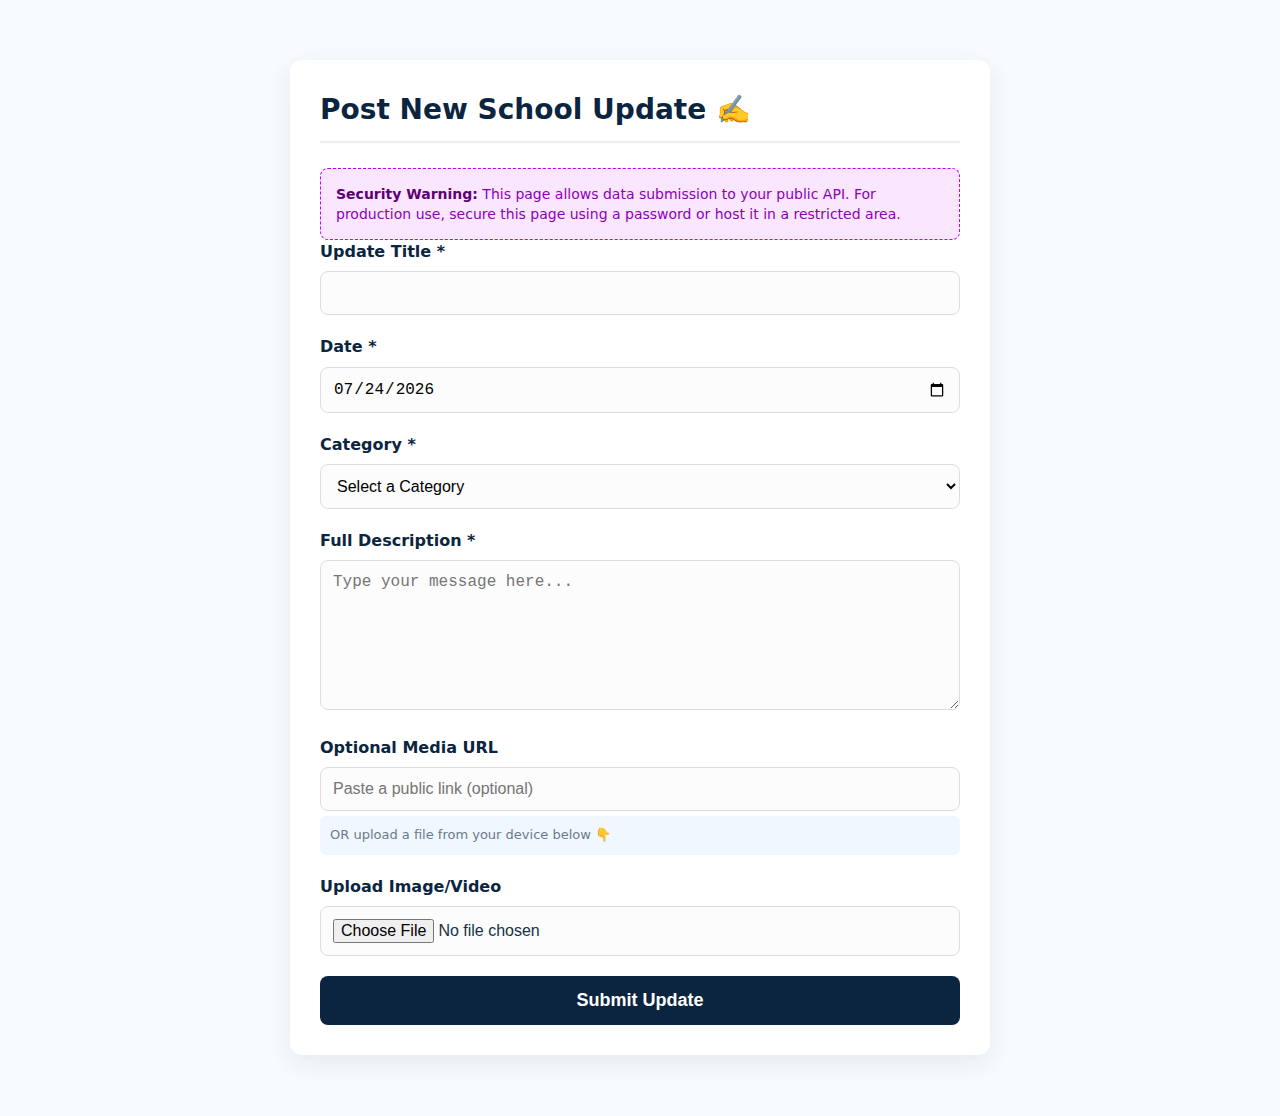
<file: admin.html>
<!DOCTYPE html>
<html lang="en">
<head>
    <meta charset="utf-8" />
    <meta name="viewport" content="width=device-width, initial-scale=1" />
    <title>MMSSE Admin | Post New Update</title>
    <link 
        rel="stylesheet" 
        href="https://cdnjs.cloudflare.com/ajax/libs/font-awesome/6.5.0/css/all.min.css"
        integrity="sha512-TWkU+ODWjYap0G4qKj8DcxMI3YRCu1Wv9ZmW5Rt3CbdZzqv7XcYPOiRXkuMBXqJAKtFRkMvXkUke7pYDh+Kx1w=="
        crossorigin="anonymous"
        referrerpolicy="no-referrer"
    /> 
    <style>
        * { box-sizing: border-box; margin: 0; padding: 0; }
        body {
            font-family: Inter, system-ui, -apple-system, "Segoe UI", Roboto, "Helvetica Neue", Arial;
            color: #153243;
            background: #f7fbfe;
            line-height: 1.45;
        }
        :root{
            --navy: #0b2540;
            --accent: #ffd166;
            --accent-2: #00b4d8;
            --muted: #6b7b88;
            --card: #ffffff;
            --shadow: 0 8px 24px rgba(11,37,64,0.08);
            --radius: 12px;
        }
        .container {
            width: min(700px, 94%);
            margin: 60px auto;
            padding: 30px;
            background: var(--card);
            border-radius: var(--radius);
            box-shadow: var(--shadow);
        }
        h2 {
            font-size: 28px;
            color: var(--navy);
            margin-bottom: 25px;
            border-bottom: 2px solid #eee;
            padding-bottom: 10px;
        }
        .form-group { margin-bottom: 20px; }
        label {
            display: block;
            font-weight: 600;
            margin-bottom: 8px;
            color: var(--navy);
        }
        input:not([type="submit"]), textarea, select {
            width: 100%;
            padding: 12px;
            border: 1px solid #ddd;
            border-radius: 8px;
            font-size: 16px;
            transition: border-color 0.2s;
            background: #fcfcfc;
        }
        input:focus, textarea:focus, select:focus {
            border-color: var(--accent-2);
            outline: none;
            box-shadow: 0 0 0 3px rgba(0, 180, 216, 0.1);
        }
        textarea {
            resize: vertical;
            min-height: 150px;
        }
        .media-instructions {
            font-size: 13px;
            color: var(--muted);
            margin-top: 5px;
            padding: 10px;
            background: #f0f7ff;
            border-radius: 6px;
        }
        .submit-btn {
            background: var(--navy);
            color: white;
            padding: 14px 20px;
            border: none;
            border-radius: 8px;
            font-weight: 700;
            font-size: 18px;
            cursor: pointer;
            transition: background 0.2s, transform 0.1s;
            width: 100%;
        }
        .submit-btn:hover { background: #1e3f65; }
        .submit-btn:disabled {
            background: #ccc;
            cursor: not-allowed;
        }
        #status-message {
            margin-top: 20px;
            padding: 15px;
            border-radius: 8px;
            text-align: center;
            font-weight: 700;
            display: none;
        }
        .success {
            background-color: #e6ffed;
            color: #106f20;
            border: 1px solid #106f20;
        }
        .error {
            background-color: #ffe6e6;
            color: #cc4444;
            border: 1px solid #cc4444;
        }
        .processing {
            background-color: #fff8e6;
            color: #f7a500;
            border: 1px solid #f7a500;
        }
        .warning {
            margin-top: 20px;
            padding: 15px;
            background: #fbe6ff;
            color: #8c00b4;
            border: 1px dashed #c100ff;
            border-radius: 8px;
            font-size: 14px;
        }
        .warning strong { color: #5d0075; }
        #previewContainer img, #previewContainer video {
            max-width: 100%;
            margin-top: 10px;
            border-radius: 8px;
            box-shadow: var(--shadow);
        }
    </style>
</head>
<body>
    <div class="container">
        <h2>Post New School Update ✍️</h2>
        
        <div class="warning">
            <strong>Security Warning:</strong> This page allows data submission to your public API. 
            For production use, secure this page using a password or host it in a restricted area.
        </div>

        <form id="updateForm">
            <div class="form-group">
                <label for="title">Update Title *</label>
                <input type="text" id="title" name="Title" required>
            </div>
            
            <div class="form-group">
                <label for="date">Date *</label>
                <input type="date" id="date" name="Date" required>
            </div>
            
            <div class="form-group">
                <label for="category">Category *</label>
                <select id="category" name="Category" required>
                    <option value="">Select a Category</option>
                    <option value="Important Announcement">Important Announcement</option>
                    <option value="Registration Update">Registration Update</option>
                    <option value="Program Details">Program Details</option>
                    <option value="Staff News">Staff News</option>
                    <option value="Video/Photo Post">Video/Photo Post</option>
                    <option value="General News">General News</option>
                </select>
            </div>
            
            <div class="form-group">
                <label for="content">Full Description *</label>
                <textarea id="content" name="Content" required placeholder="Type your message here..."></textarea>
            </div>

            <div class="form-group">
                <label for="mediaUrl">Optional Media URL</label>
                <input type="url" id="mediaUrl" name="MediaURL" placeholder="Paste a public link (optional)">
                <div class="media-instructions">
                    OR upload a file from your device below 👇
                </div>
            </div>

            <div class="form-group">
                <label for="mediaFile">Upload Image/Video</label>
                <input type="file" id="mediaFile" name="MediaFile" accept="image/*,video/*">
                <div id="previewContainer"></div>
            </div>
            
            <button type="submit" class="submit-btn" id="submitBtn">
                <i class="fas fa-paper-plane"></i> Submit Update
            </button>
            
            <div id="status-message"></div>
        </form>
    </div>

    <script>
    // === CONFIGURATION ===
    const SHEET_API_URL = 'YOUR_SHEET_API_URL_HERE';
    const CLOUDINARY_UPLOAD_URL = "https://api.cloudinary.com/v1_1/dvakgepbp/upload";
    const CLOUDINARY_UPLOAD_PRESET = "louis95"; // your preset name


    const form = document.getElementById('updateForm');
    const submitBtn = document.getElementById('submitBtn');
    const statusMessage = document.getElementById('status-message');
    const mediaFileInput = document.getElementById('mediaFile');
    const previewContainer = document.getElementById('previewContainer');
    const today = new Date().toISOString().split('T')[0];
    document.getElementById('date').value = today;

    function setStatus(message, type) {
        statusMessage.textContent = message;
        statusMessage.className = '';
        statusMessage.classList.add(type);
        statusMessage.style.display = 'block';
    }

    // === PREVIEW SELECTED FILE ===
    mediaFileInput.addEventListener('change', () => {
        previewContainer.innerHTML = '';
        const file = mediaFileInput.files[0];
        if (!file) return;

        const fileURL = URL.createObjectURL(file);
        let preview;

        if (file.type.startsWith('image/')) {
            preview = document.createElement('img');
            preview.src = fileURL;
        } else if (file.type.startsWith('video/')) {
            preview = document.createElement('video');
            preview.src = fileURL;
            preview.controls = true;
        }

        previewContainer.appendChild(preview);
    });

    // === FORM SUBMISSION ===
    form.addEventListener('submit', async (e) => {
        e.preventDefault();
        submitBtn.disabled = true;
        setStatus('Processing...', 'processing');

        const formData = new FormData(form);
        const file = mediaFileInput.files[0];
        let mediaUrl = formData.get('MediaURL') || '';

        try {
            // If a local file is chosen, upload it to Cloudinary
            if (file) {
                setStatus('Uploading media...', 'processing');
                const uploadData = new FormData();
                uploadData.append('file', file);
                uploadData.append('upload_preset', CLOUDINARY_UPLOAD_PRESET);

                const uploadResponse = await fetch(CLOUDINARY_UPLOAD_URL, {
                    method: 'POST',
                    body: uploadData
                });

                const uploadResult = await uploadResponse.json();
                if (uploadResult.secure_url) {
                    mediaUrl = uploadResult.secure_url;
                } else {
                    throw new Error('Upload failed.');
                }
            }

            // Prepare data for Google Sheet
            const data = {
                Title: formData.get('Title').trim(),
                Date: document.getElementById('date').value,
                Category: formData.get('Category'),
                Content: formData.get('Content'),
                MediaURL: mediaUrl
            };

            const response = await fetch(SHEET_API_URL, {
                method: 'POST',
                headers: { 'Content-Type': 'application/json' },
                body: JSON.stringify(data)
            });

            if (response.ok) {
                setStatus('✅ Success! Update submitted.', 'success');
                form.reset();
                document.getElementById('date').value = today;
                previewContainer.innerHTML = '';
            } else {
                const errText = await response.text();
                console.error(errText);
                setStatus('❌ Error submitting update.', 'error');
            }
        } catch (err) {
            console.error(err);
            setStatus('❌ Network or upload error.', 'error');
        } finally {
            submitBtn.disabled = false;
        }
    });
    </script>
</body>
</html>
</file>
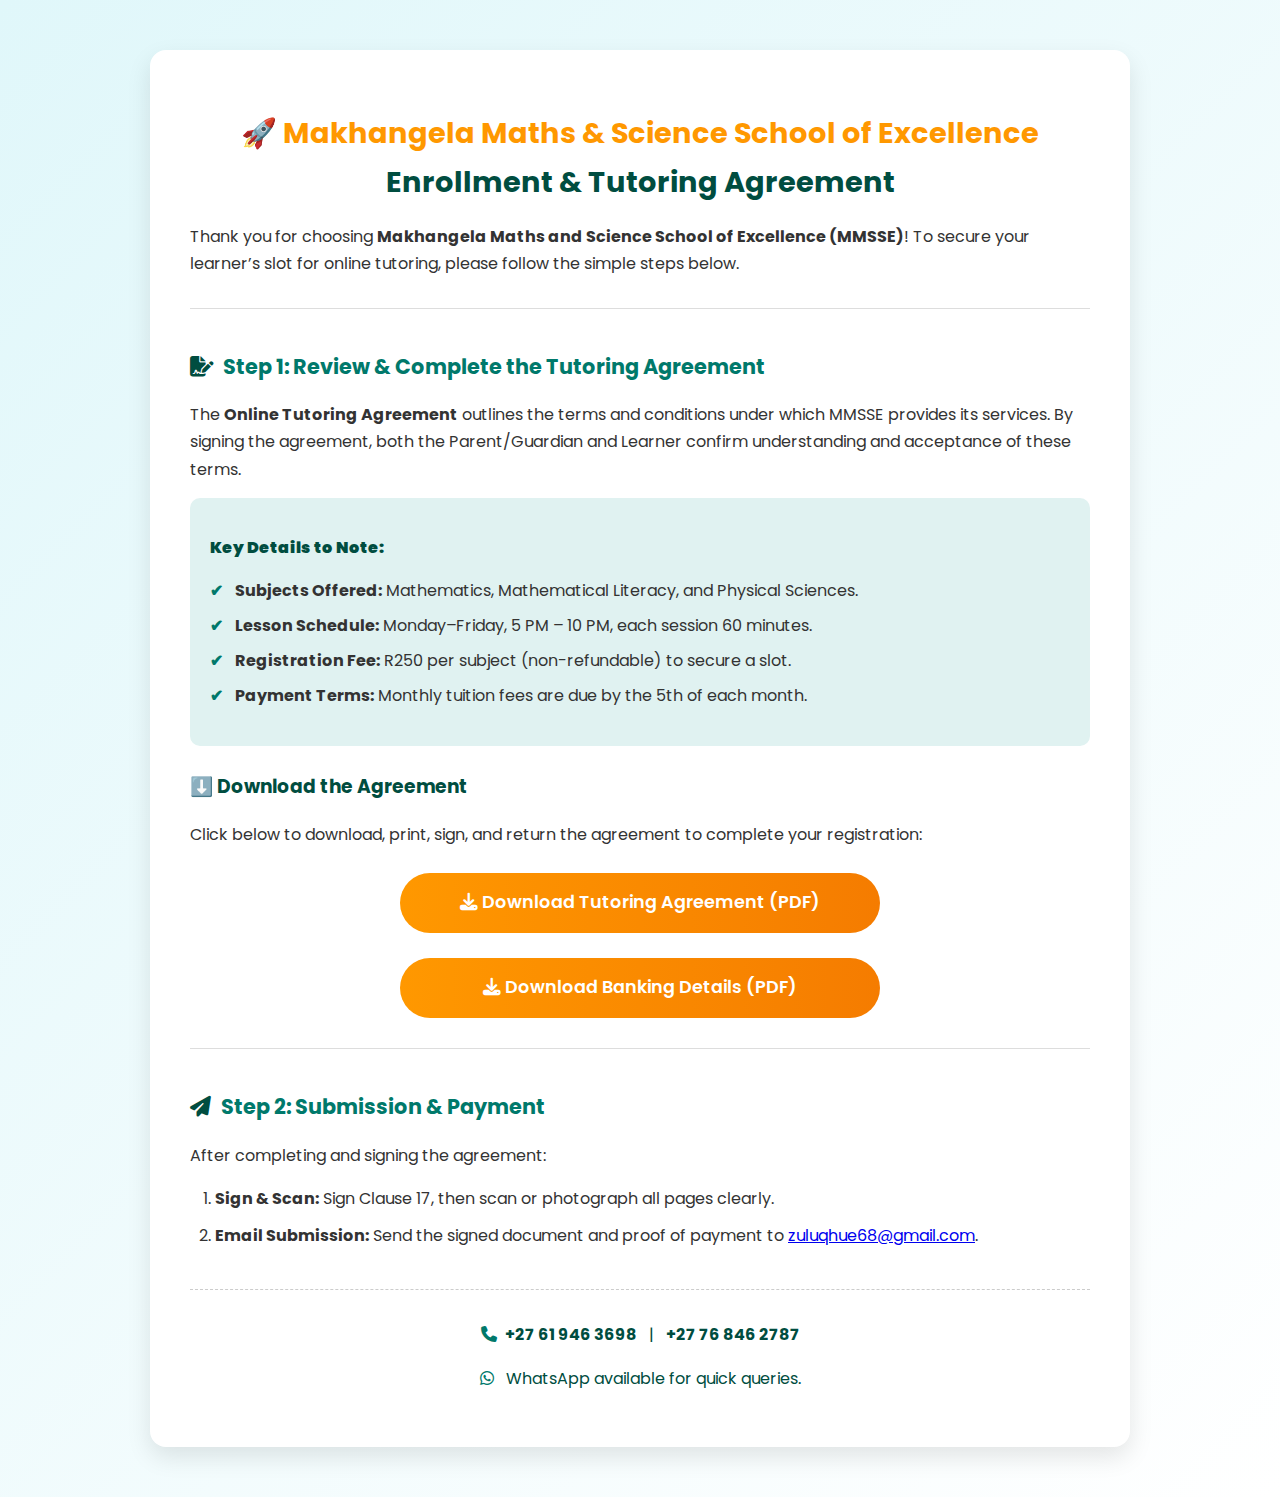
<file: register.html>
<!DOCTYPE html>
<html lang="en">
<head>
  <meta charset="UTF-8" />
  <meta name="viewport" content="width=device-width, initial-scale=1.0" />
  <title>MMSSE Enrollment & Tutoring Agreement</title>

  <!-- Google Font & Icons -->
  <link href="https://fonts.googleapis.com/css2?family=Poppins:wght@400;500;600&display=swap" rel="stylesheet">
  <link rel="stylesheet" href="https://cdnjs.cloudflare.com/ajax/libs/font-awesome/6.5.0/css/all.min.css">

  <style>
    /* --- Base Styles --- */
    body {
      font-family: 'Poppins', sans-serif;
      line-height: 1.7;
      margin: 0;
      padding: 0;
      background: linear-gradient(135deg, #e0f7fa, #fff);
      color: #333;
    }

    .container {
      max-width: 900px;
      margin: 50px auto;
      background: #fff;
      padding: 40px;
      border-radius: 16px;
      box-shadow: 0 10px 25px rgba(0, 0, 0, 0.1);
      animation: fadeIn 0.8s ease;
    }

    @keyframes fadeIn {
      from { opacity: 0; transform: translateY(20px); }
      to { opacity: 1; transform: translateY(0); }
    }

    h1 {
      color: #004d40;
      text-align: center;
      font-size: 1.8rem;
      margin-bottom: 15px;
    }

    h1 span {
      color: #ff9800;
    }

    p {
      font-size: 1rem;
      margin-bottom: 15px;
    }

    hr {
      border: none;
      border-top: 1px solid #ddd;
      margin: 30px 0;
    }

    /* --- Section Titles --- */
    h2 {
      color: #00796b;
      margin-top: 40px;
      display: flex;
      align-items: center;
      font-size: 1.3rem;
    }

    h2 i {
      margin-right: 10px;
      color: #004d40;
    }

    h3 {
      color: #004d40;
      margin-top: 25px;
    }

    /* --- Key Details --- */
    .key-details {
      background-color: #e0f2f1;
      padding: 20px;
      border-radius: 10px;
      margin-top: 15px;
    }

    .key-details p {
      margin-bottom: 10px;
      font-weight: 600;
      color: #004d40;
    }

    .key-details ul {
      list-style: none;
      padding: 0;
    }

    .key-details li {
      margin-bottom: 8px;
      padding-left: 25px;
      position: relative;
    }

    .key-details li::before {
      content: "✔";
      color: #00796b;
      position: absolute;
      left: 0;
      font-weight: bold;
    }

    /* --- Download Button --- */
    .download-button {
      display: block;
      width: 100%;
      max-width: 450px;
      margin: 25px auto;
      padding: 15px;
      background: linear-gradient(90deg, #ff9800, #f57c00);
      color: white;
      text-align: center;
      text-decoration: none;
      border-radius: 50px;
      font-size: 1.1em;
      font-weight: 600;
      transition: all 0.3s ease;
    }

    .download-button:hover {
      background: linear-gradient(90deg, #ffa726, #fb8c00);
      transform: scale(1.03);
      box-shadow: 0 4px 12px rgba(255, 152, 0, 0.3);
    }

    /* --- Steps Section --- */
    .steps ol {
      margin-left: 25px;
      padding-left: 0;
    }

    .steps ol li {
      margin-bottom: 10px;
    }

    /* --- Contact Info --- */
    .contact-info {
      text-align: center;
      margin-top: 40px;
      padding-top: 15px;
      border-top: 1px dashed #ccc;
      color: #004d40;
    }

    .contact-info i {
      color: #00796b;
      margin-right: 8px;
    }

    /* --- Responsive --- */
    @media (max-width: 768px) {
      .container {
        padding: 25px;
        margin: 20px;
      }

      h1 {
        font-size: 1.4rem;
      }

      .download-button {
        font-size: 1em;
        width: 90%;
      }
    }
  </style>
</head>

<body>

  <div class="container">
    <h1>🚀 <span>Makhangela Maths & Science School of Excellence</span><br>Enrollment & Tutoring Agreement</h1>

    <p>Thank you for choosing <strong>Makhangela Maths and Science School of Excellence (MMSSE)</strong>!  
      To secure your learner’s slot for online tutoring, please follow the simple steps below.</p>

    <hr>

    <div class="steps">
      <h2><i class="fa-solid fa-file-signature"></i> Step 1: Review & Complete the Tutoring Agreement</h2>
      <p>The <strong>Online Tutoring Agreement</strong> outlines the terms and conditions under which MMSSE provides its services.  
         By signing the agreement, both the Parent/Guardian and Learner confirm understanding and acceptance of these terms.</p>

      <div class="key-details">
        <p><strong>Key Details to Note:</strong></p>
        <ul>
          <li><strong>Subjects Offered:</strong> Mathematics, Mathematical Literacy, and Physical Sciences.</li>
          <li><strong>Lesson Schedule:</strong> Monday–Friday, 5 PM – 10 PM, each session 60 minutes.</li>
          <li><strong>Registration Fee:</strong> R250 per subject (non-refundable) to secure a slot.</li>
          <li><strong>Payment Terms:</strong> Monthly tuition fees are due by the 5th of each month.</li>
        </ul>
      </div>

      <h3>⬇️ Download the Agreement</h3>
      <p>Click below to download, print, sign, and return the agreement to complete your registration:</p>

      <a href="contract.pdf" download="MMSSE_Tutoring_Agreement.pdf" class="download-button">
        <i class="fa-solid fa-download"></i> Download Tutoring Agreement (PDF)
      </a>
       <a href="bank.pdf" download="MMSSE_Tutoring_Agreement.pdf" class="download-button">
        <i class="fa-solid fa-download"></i> Download Banking Details (PDF)
      </a>
      <hr>

      <h2><i class="fa-solid fa-paper-plane"></i> Step 2: Submission & Payment</h2>
      <p>After completing and signing the agreement:</p>
      <ol>
        <li><strong>Sign & Scan:</strong> Sign Clause 17, then scan or photograph all pages clearly.</li>
        <li><strong>Email Submission:</strong> Send the signed document and proof of payment to  
          <a href="mailto:zuluqhue68@gmail.com">zuluqhue68@gmail.com</a>.</li>
      </ol>

      <div class="contact-info">
        <p><i class="fa-solid fa-phone"></i><strong>+27 61 946 3698</strong> &nbsp; | &nbsp; 
           <strong>+27 76 846 2787</strong></p>
        <p><i class="fa-brands fa-whatsapp"></i> WhatsApp available for quick queries.</p>
      </div>
    </div>
  </div>

</body>
</html>
</file>
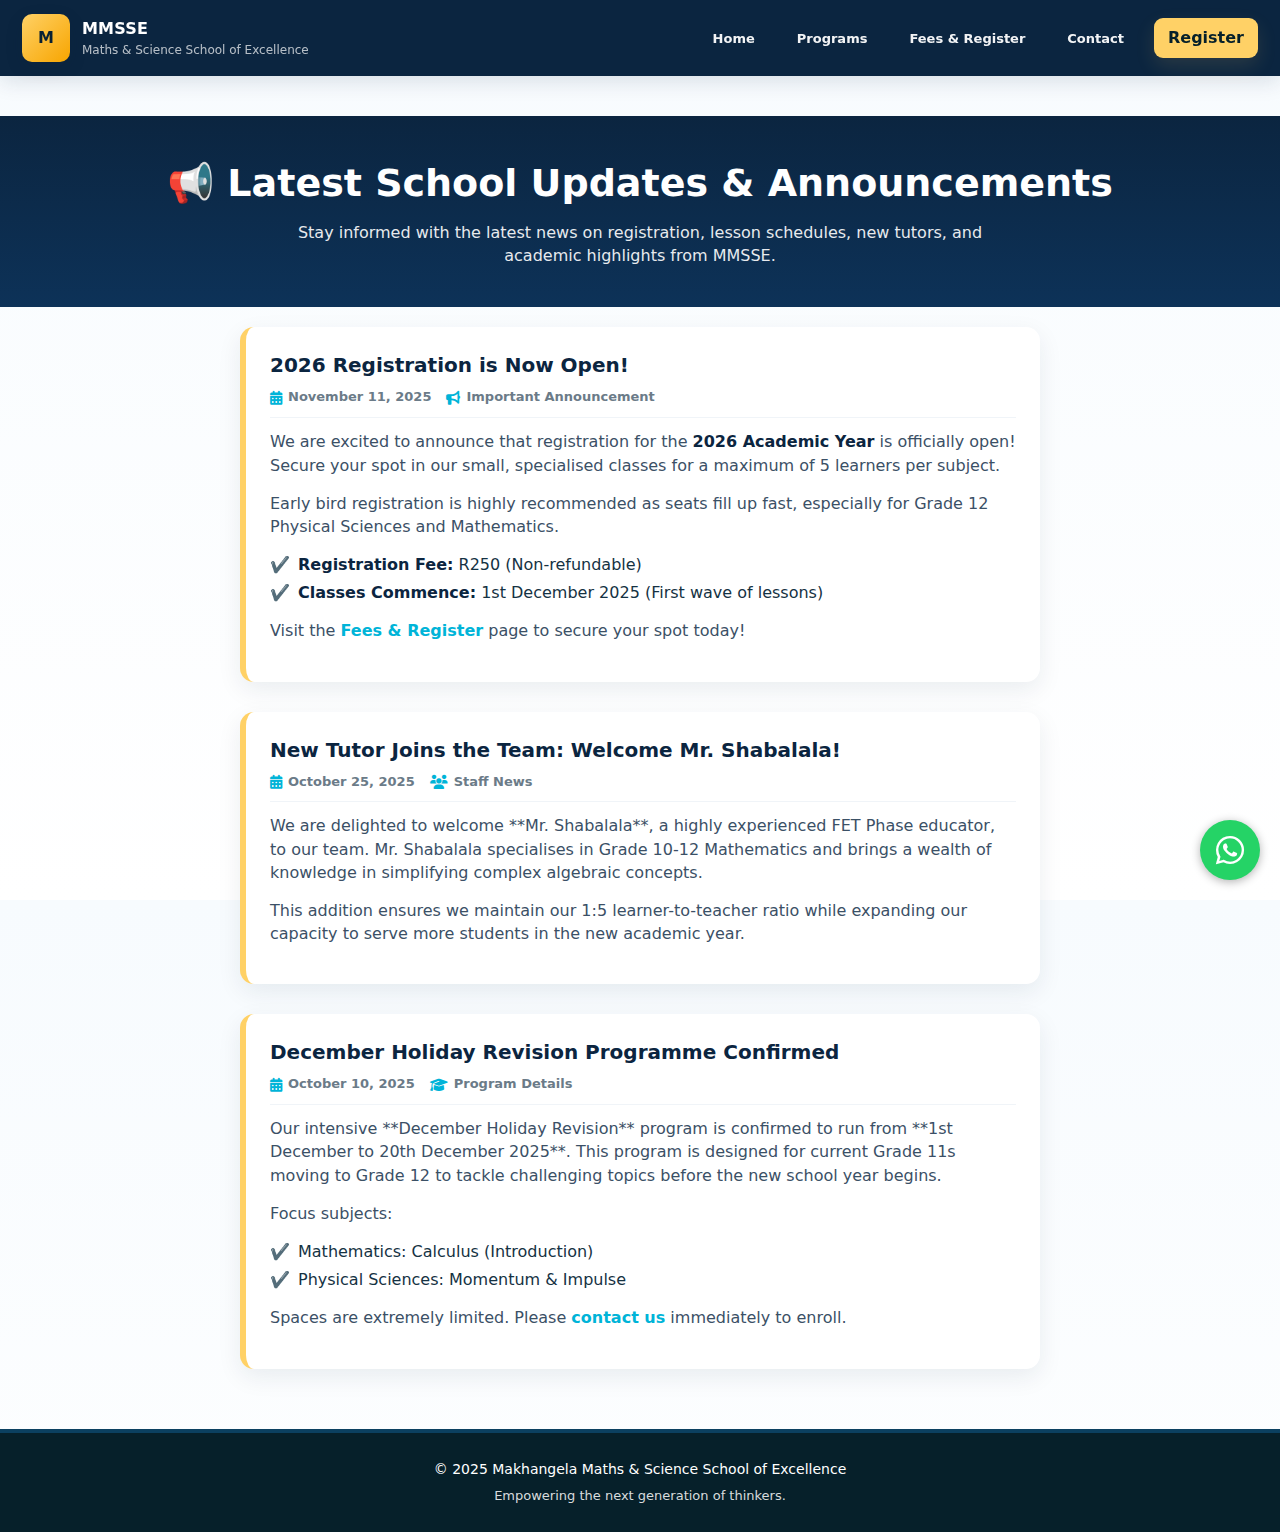
<file: updates.html>
<!DOCTYPE html>
<html lang="en">
<head>
  <meta charset="utf-8" />
  <meta name="viewport" content="width=device-width, initial-scale=1" />
  <title>Makhangela Maths & Science School of Excellence | Updates & News</title>
 <link
    rel="stylesheet"
    href="https://cdnjs.cloudflare.com/ajax/libs/font-awesome/6.5.0/css/all.min.css"
    integrity="sha512-TWkU+ODW0Yap0G4qKj8DcxMI3YRCu1Wv9ZmW5Rt3CbdZzqv7XcYPOiRXkuMBXqJAKtFRkMvXkUke7pYDh+Kx1w=="
    crossorigin="anonymous"
    referrerpolicy="no-referrer"
  /> 	
  <link 
  rel="stylesheet" 
  href="https://cdnjs.cloudflare.com/ajax/libs/font-awesome/6.4.0/css/all.min.css"
/>
  <meta name="description" content="Latest updates and news from Makhangela Maths & Science School of Excellence. Find out about registration dates, new programs, and important announcements." />
  <style>
    /* ====== BASE RESET ====== */
    * { box-sizing: border-box; margin: 0; padding: 0; }
    html,body { height: 100%; }
    body {
      font-family: Inter, "Poppins", system-ui, -apple-system, "Segoe UI", Roboto, "Helvetica Neue", Arial;
      color: #153243;
      background: linear-gradient(180deg, #f7fbfe 0%, #ffffff 100%);
      -webkit-font-smoothing:antialiased;
      -moz-osx-font-smoothing:grayscale;
      line-height: 1.45;
      scroll-behavior: smooth;
    }
    a { color: inherit; text-decoration: none; }

    /* ====== THEME COLORS ====== */
    :root{
      --navy: #0b2540;
      --accent: #ffd166; /* warm yellow */
      --accent-2: #00b4d8; /* turquoise highlight */
      --muted: #6b7b88;
      --card: #ffffff;
      --glass: rgba(255,255,255,0.6);
      --shadow: 0 8px 24px rgba(11,37,64,0.08);
      --radius: 12px;
    }

    /* ====== HEADER ====== */
    header {
      position: sticky; /* Changed to sticky for updates page */
      inset: 0 0 auto 0;
      top: 0;
      width: 100%;
      z-index: 1200;
      display: flex;
      align-items: center;
      justify-content: space-between;
      padding: 14px 22px;
      transition: background-color 320ms ease, backdrop-filter 320ms ease, box-shadow 320ms;
      /* Default state for updates page is 'scrolled' look */
      background: var(--navy);
      box-shadow: 0 6px 20px rgba(11,37,64,0.12);
    }
    /* Removed 'header.scrolled' block as header is sticky/dark */
    .brand {
      display:flex;
      align-items:center;
      gap:12px;
    }
    .logo-badge {
      width:48px; height:48px;
      background: linear-gradient(135deg,var(--accent), #f7a500);
      border-radius:10px;
      display:flex; align-items:center; justify-content:center;
      font-weight:700; color:#082033;
      box-shadow: 0 6px 18px rgba(13,31,47,0.12);
    }
    .brand h1 { font-size:16px; color: #fff; font-weight:700; letter-spacing:0.2px; }
    .brand p { font-size:12px; color:rgba(255,255,255,0.7); margin-top:2px }

    nav { display:flex; align-items:center; gap:18px; }
    .nav-links {
      display:flex; gap:18px; list-style:none;
    }
    .nav-links a {
      padding:8px 12px; border-radius:8px; color: #fff; opacity:0.95; font-weight:600; font-size:13px;
      transition: all 180ms ease;
    }
    .nav-links a.active-page {
        color: var(--accent);
        background: rgba(255, 209, 102, 0.1);
    }
    .nav-links a:hover { transform: translateY(-2px); color: var(--accent); }

    /* mobile menu button */
    .menu-btn {
      display:none;
      background:transparent; border:0; font-size:22px; cursor:pointer; color:#fff
    }
    
    /* CTA button in header */
    .cta-small {
      background: var(--accent);
      color: #06202a;
      padding:8px 14px;
      border-radius:9px;
      font-weight:700;
      box-shadow: 0 8px 20px rgba(255,209,102,0.12);
      transition: transform 150ms ease;
    }
    .cta-small:hover { transform: translateY(-3px); }

    /* ====== SECTION WRAPPER ====== */
    main { margin-top:0px; padding-top:40px; } /* Added padding-top because header is sticky */

    section.container {
      width:min(1100px, 94%); margin: 40px auto; padding: 26px 0;
    }
    
    /* ====== UPDATES PAGE SPECIFIC STYLES ====== */

    .updates-hero {
        padding: 40px 18px;
        background: linear-gradient(180deg, var(--navy) 0%, #0d3258 100%);
        color: white;
        text-align: center;
        margin-bottom: 20px;
    }
    .updates-hero h2 {
        font-size: clamp(26px, 4vw, 38px);
        margin-bottom: 10px;
        font-weight: 800;
    }
    .updates-hero p {
        font-size: 16px;
        opacity: 0.9;
        max-width: 700px;
        margin: 0 auto;
    }

    .update-feed {
        width: min(800px, 94%);
        margin: 0 auto 60px;
        display: grid;
        gap: 30px;
    }

    .update-item {
        background: var(--card);
        border-radius: 14px;
        padding: 24px;
        box-shadow: var(--shadow);
        border-left: 6px solid var(--accent);
        transition: transform 260ms cubic-bezier(.2,.9,.2,1);
    }
    .update-item:hover {
        transform: translateY(-4px);
        box-shadow: 0 12px 30px rgba(11,37,64,0.12);
    }

    .update-item h3 {
        font-size: 20px;
        color: var(--navy);
        margin-bottom: 8px;
    }

    .update-meta {
        display: flex;
        align-items: center;
        gap: 15px;
        font-size: 13px;
        color: var(--muted);
        margin-bottom: 12px;
        padding-bottom: 10px;
        border-bottom: 1px solid #f0f4f8;
    }
    .update-meta span {
        display: flex;
        align-items: center;
        gap: 6px;
        font-weight: 600;
    }
    .update-meta i {
        color: var(--accent-2);
        font-size: 14px;
    }

    .update-content p {
        margin-bottom: 15px;
        color: #3b5066;
    }
    .update-content ul {
        list-style: none;
        padding-left: 0;
        margin-bottom: 15px;
        display: grid;
        gap: 5px;
    }
    .update-content ul li::before {
        content: "✔️";
        margin-right: 8px;
        color: var(--accent);
    }
    .update-content strong {
        color: var(--navy);
    }
    .update-content a {
        color: var(--accent-2);
        font-weight: 700;
    }

    /* Empty state */
    .empty-state {
        text-align: center;
        padding: 50px 20px;
        background: #f0f7ff;
        border-radius: 12px;
        border: 1px dashed #c0d7ee;
        color: var(--muted);
    }
    .empty-state i {
        font-size: 40px;
        color: #8faec8;
        margin-bottom: 15px;
    }
    .empty-state h3 {
        color: var(--navy);
        margin-bottom: 10px;
    }

    /* ====== FOOTER & WHATSAPP (Keep from original) ====== */
    footer { margin-top:34px; padding:26px 0; background:#06202a; color:#fff; text-align:center; border-top:4px solid #0b4060; font-size:14px; }
    .whatsapp-float {
        position: fixed;
        width: 60px;
        height: 60px;
        bottom: 20px;
        right: 20px;
        background-color: #25d366;
        color: white;
        border-radius: 50%;
        text-align: center;
        font-size: 32px;
        box-shadow: 0 2px 10px rgba(0, 0, 0, 0.3);
        z-index: 1000;
        display: flex;
        align-items: center;
        justify-content: center;
        transition: transform 0.3s ease, background-color 0.3s ease;
    }
    .whatsapp-float:hover {
        transform: scale(1.1);
        background-color: #1ebe5d;
    }


    /* ====== RESPONSIVE (Adjustments) ====== */
    @media (max-width:720px) {
        .nav-links { display:none; position:absolute; right:12px; top:64px; background:var(--navy); border-radius:12px; padding:12px; width:200px; flex-direction:column; }
        .nav-links.show { display:flex; }
        .menu-btn { display:block; }
        .nav-links a { color:#fff; padding:10px 8px; border-radius:8px; }
        .brand p{ display:none; }
    }
    
    /* small micro animations */
    [data-animate="fade-up"] { opacity:0; transform:translateY(10px); transition: all 520ms cubic-bezier(.2,.9,.3,1) }
    [data-animate].show { opacity:1; transform:translateY(0) }

  </style>
</head>
<body>

  <header id="site-header" aria-label="Main header">
    <div class="brand" aria-hidden="false">
      <div class="logo-badge">M</div>
      <div>
        <h1>MMSSE</h1>
        <p>Maths & Science School of Excellence</p>
      </div>
    </div>

    <nav role="navigation" aria-label="Main navigation">
      <ul class="nav-links" id="navLinks">
        <li><a href="index.html">Home</a></li>
        <li><a href="index.html">Programs</a></li>
        <li><a href="register.html">Fees & Register</a></li>
        <li><a href="index.html">Contact</a></li>
      </ul>

      <button class="menu-btn" id="menuBtn" aria-expanded="false" aria-controls="navLinks" aria-label="Toggle menu">
        ☰
      </button>

      <a class="cta-small" href="register.html">Register</a>
    </nav>
  </header>

  <main>
    <section class="updates-hero" aria-labelledby="updatesTitle">
        <h2 id="updatesTitle">📢 Latest School Updates & Announcements</h2>
        <p>Stay informed with the latest news on registration, lesson schedules, new tutors, and academic highlights from MMSSE.</p>
    </section>

    <div class="update-feed">
        
        <article class="update-item" data-animate="fade-up">
            <h3>2026 Registration is Now Open!</h3>
            <div class="update-meta">
                <span><i class="fas fa-calendar-alt"></i> November 11, 2025</span>
                <span><i class="fas fa-bullhorn"></i> Important Announcement</span>
            </div>
            <div class="update-content">
                <p>We are excited to announce that registration for the <strong>2026 Academic Year</strong> is officially open! Secure your spot in our small, specialised classes for a maximum of 5 learners per subject.</p>
                <p>Early bird registration is highly recommended as seats fill up fast, especially for Grade 12 Physical Sciences and Mathematics.</p>
                <ul>
                    <li><strong>Registration Fee:</strong> R250 (Non-refundable)</li>
                    <li><strong>Classes Commence:</strong> 1st December 2025 (First wave of lessons)</li>
                </ul>
                <p>Visit the <a href="register.html">Fees & Register</a> page to secure your spot today!</p>
            </div>
        </article>

        <article class="update-item" data-animate="fade-up">
            <h3>New Tutor Joins the Team: Welcome Mr. Shabalala!</h3>
            <div class="update-meta">
                <span><i class="fas fa-calendar-alt"></i> October 25, 2025</span>
                <span><i class="fas fa-users"></i> Staff News</span>
            </div>
            <div class="update-content">
                <p>We are delighted to welcome **Mr. Shabalala**, a highly experienced FET Phase educator, to our team. Mr. Shabalala specialises in Grade 10-12 Mathematics and brings a wealth of knowledge in simplifying complex algebraic concepts.</p>
                <p>This addition ensures we maintain our 1:5 learner-to-teacher ratio while expanding our capacity to serve more students in the new academic year.</p>
            </div>
        </article>

        <article class="update-item" data-animate="fade-up">
            <h3>December Holiday Revision Programme Confirmed</h3>
            <div class="update-meta">
                <span><i class="fas fa-calendar-alt"></i> October 10, 2025</span>
                <span><i class="fas fa-graduation-cap"></i> Program Details</span>
            </div>
            <div class="update-content">
                <p>Our intensive **December Holiday Revision** program is confirmed to run from **1st December to 20th December 2025**. This program is designed for current Grade 11s moving to Grade 12 to tackle challenging topics before the new school year begins.</p>
                <p>Focus subjects:</p>
                <ul>
                    <li>Mathematics: Calculus (Introduction)</li>
                    <li>Physical Sciences: Momentum & Impulse</li>
                </ul>
                <p>Spaces are extremely limited. Please <a href="register.html">contact us</a> immediately to enroll.</p>
            </div>
        </article>
        
        </div>

  </main>

  <a href="https://wa.me/27619463698" class="whatsapp-float" target="_blank" aria-label="Chat on WhatsApp">
      <i class="fa-brands fa-whatsapp"></i>
  </a>
  
  <footer>
    <div style="max-width:1100px;margin:auto; padding:0 18px;">
      <div style="display:flex;flex-direction:column;gap:8px;align-items:center;">
        <div>&copy; 2025 Makhangela Maths & Science School of Excellence</div>
        <div style="font-size:13px; color:rgba(255,255,255,0.85)">Empowering the next generation of thinkers.</div>
      </div>
    </div>
  </footer>

  <script>
    /* ====== NAV MOBILE TOGGLE (Kept from original) ====== */
    (function(){
      const menuBtn = document.getElementById('menuBtn');
      const nav = document.getElementById('navLinks');
      menuBtn.addEventListener('click', () => {
        const expanded = menuBtn.getAttribute('aria-expanded') === 'true';
        menuBtn.setAttribute('aria-expanded', String(!expanded));
        nav.classList.toggle('show');
      });

      // Close mobile nav on link click
      nav.querySelectorAll('a').forEach(a => a.addEventListener('click', () => {
        if (nav.classList.contains('show')) {
          nav.classList.remove('show');
          menuBtn.setAttribute('aria-expanded', 'false');
        }
      }));
    })();

    /* ====== ANIMATE ON SCROLL (small) (Kept from original) ====== */
    (function(){
        const observer = new IntersectionObserver((entries) => {
            entries.forEach(e => {
                if (e.isIntersecting) e.target.classList.add('show');
            });
        }, { threshold: 0.12 });

        document.querySelectorAll('[data-animate]').forEach(el => observer.observe(el));
    })();
    
  </script>

</body>
</html>
</file>
